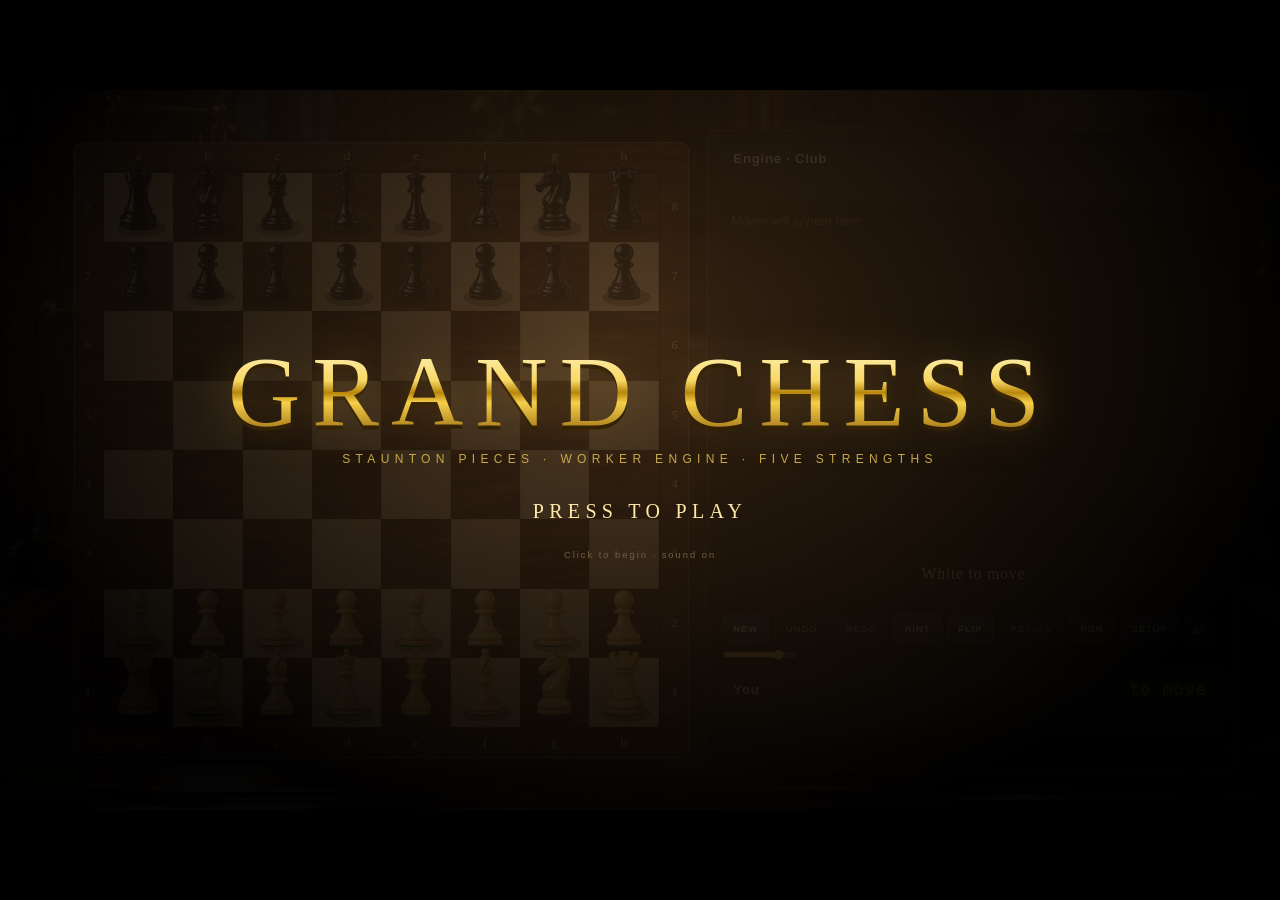
<file: index.html>
<!DOCTYPE html>
<html lang="en">
<head>
<meta charset="utf-8">
<title>Grand Chess</title>
<meta name="viewport" content="width=device-width, initial-scale=1">
<link rel="stylesheet" href="css/style.css">
</head>
<body>
<div id="stage">
  <canvas id="game" width="1920" height="1080"></canvas>

  <aside id="panel">
    <div class="player top"><div class="who"><span id="top-name">Engine</span><span id="top-clock" class="clock"></span></div><div id="top-cap" class="cap"></div></div>
    <div id="moves"></div>
    <div id="status">White to move</div>
    <div id="engine-info"></div>
    <div class="controls">
      <button id="btn-new" class="btn" title="New game (N)">NEW</button>
      <button id="btn-undo" class="btn" title="Undo (U)">UNDO</button>
      <button id="btn-redo" class="btn" title="Redo (R)">REDO</button>
      <button id="btn-hint" class="btn" title="Hint (H)">HINT</button>
      <button id="btn-flip" class="btn" title="Flip board (F)">FLIP</button>
      <button id="btn-resign" class="btn" title="Resign">RESIGN</button>
      <button id="btn-pgn" class="btn" title="PGN / FEN import and export">PGN</button>
      <button id="btn-settings" class="btn" title="Settings">SETUP</button>
      <button id="btn-sound" class="btn icon" title="Mute (M)">&#128266;</button>
      <input id="vol" type="range" min="0" max="1" step="0.01" title="Volume">
    </div>
    <div id="settings" class="box hidden">
      <label>White <select id="sel-white"><option value="human">Human</option><option value="ai">Engine</option></select></label>
      <label>Black <select id="sel-black"><option value="human">Human</option><option value="ai" selected>Engine</option></select></label>
      <label>Strength <input id="sel-level" type="range" min="1" max="5" step="1" value="3"> <span id="level-name">Club</span></label>
      <label>Clock <select id="sel-clock"><option value="none" selected>No clock</option><option value="1+0">1 min</option><option value="3+2">3 + 2</option><option value="5+0">5 min</option><option value="10+0">10 min</option><option value="15+10">15 + 10</option><option value="30+0">30 min</option></select></label>
      <button id="btn-apply" class="btn gold">START NEW GAME</button>
    </div>
    <div id="pgnbox" class="box hidden">
      <textarea id="pgn-text" spellcheck="false" placeholder="PGN or FEN"></textarea>
      <div class="row"><button id="btn-pgn-copy" class="btn">COPY</button><button id="btn-pgn-load" class="btn">LOAD PGN</button><button id="btn-fen-load" class="btn">LOAD FEN</button><button id="btn-pgn-close" class="btn">CLOSE</button></div>
    </div>
    <div class="player bottom"><div class="who"><span id="bot-name">You</span><span id="bot-clock" class="clock"></span></div><div id="bot-cap" class="cap"></div></div>
    <input id="fen" class="fen" readonly title="FEN of the current position">
  </aside>

  <div id="promo" class="hidden"><div class="panel"><h3>Promote to</h3><button data-p="Q"><img alt="Queen"></button><button data-p="R"><img alt="Rook"></button><button data-p="B"><img alt="Bishop"></button><button data-p="N"><img alt="Knight"></button></div></div>
  <div id="gameover" class="hidden"><div class="panel"><h2 id="over-title">Checkmate</h2><p id="over-reason"></p><div class="row"><button id="btn-over-new" class="btn gold">NEW GAME</button><button id="btn-over-rematch" class="btn">REMATCH (SWAP)</button><button id="btn-over-close" class="btn">REVIEW BOARD</button></div></div></div>

  <div id="splash"><div class="inner"><div class="title">GRAND CHESS</div><div class="sub">STAUNTON PIECES &middot; WORKER ENGINE &middot; FIVE STRENGTHS</div><div id="splash-text">LOADING&hellip;</div><div class="note">Click to begin &middot; sound on</div></div></div>
</div>

<script src="js/chess.js"></script>
<script src="js/engine.js"></script>
<script src="js/audio.js"></script>
<script src="js/audio-chess.js"></script>
<script src="js/assets.js"></script>
<script src="js/renderer.js"></script>
<script src="js/game.js"></script>
<script src="js/ui.js"></script>
<script src="js/main.js"></script>
</body>
</html>
</file>
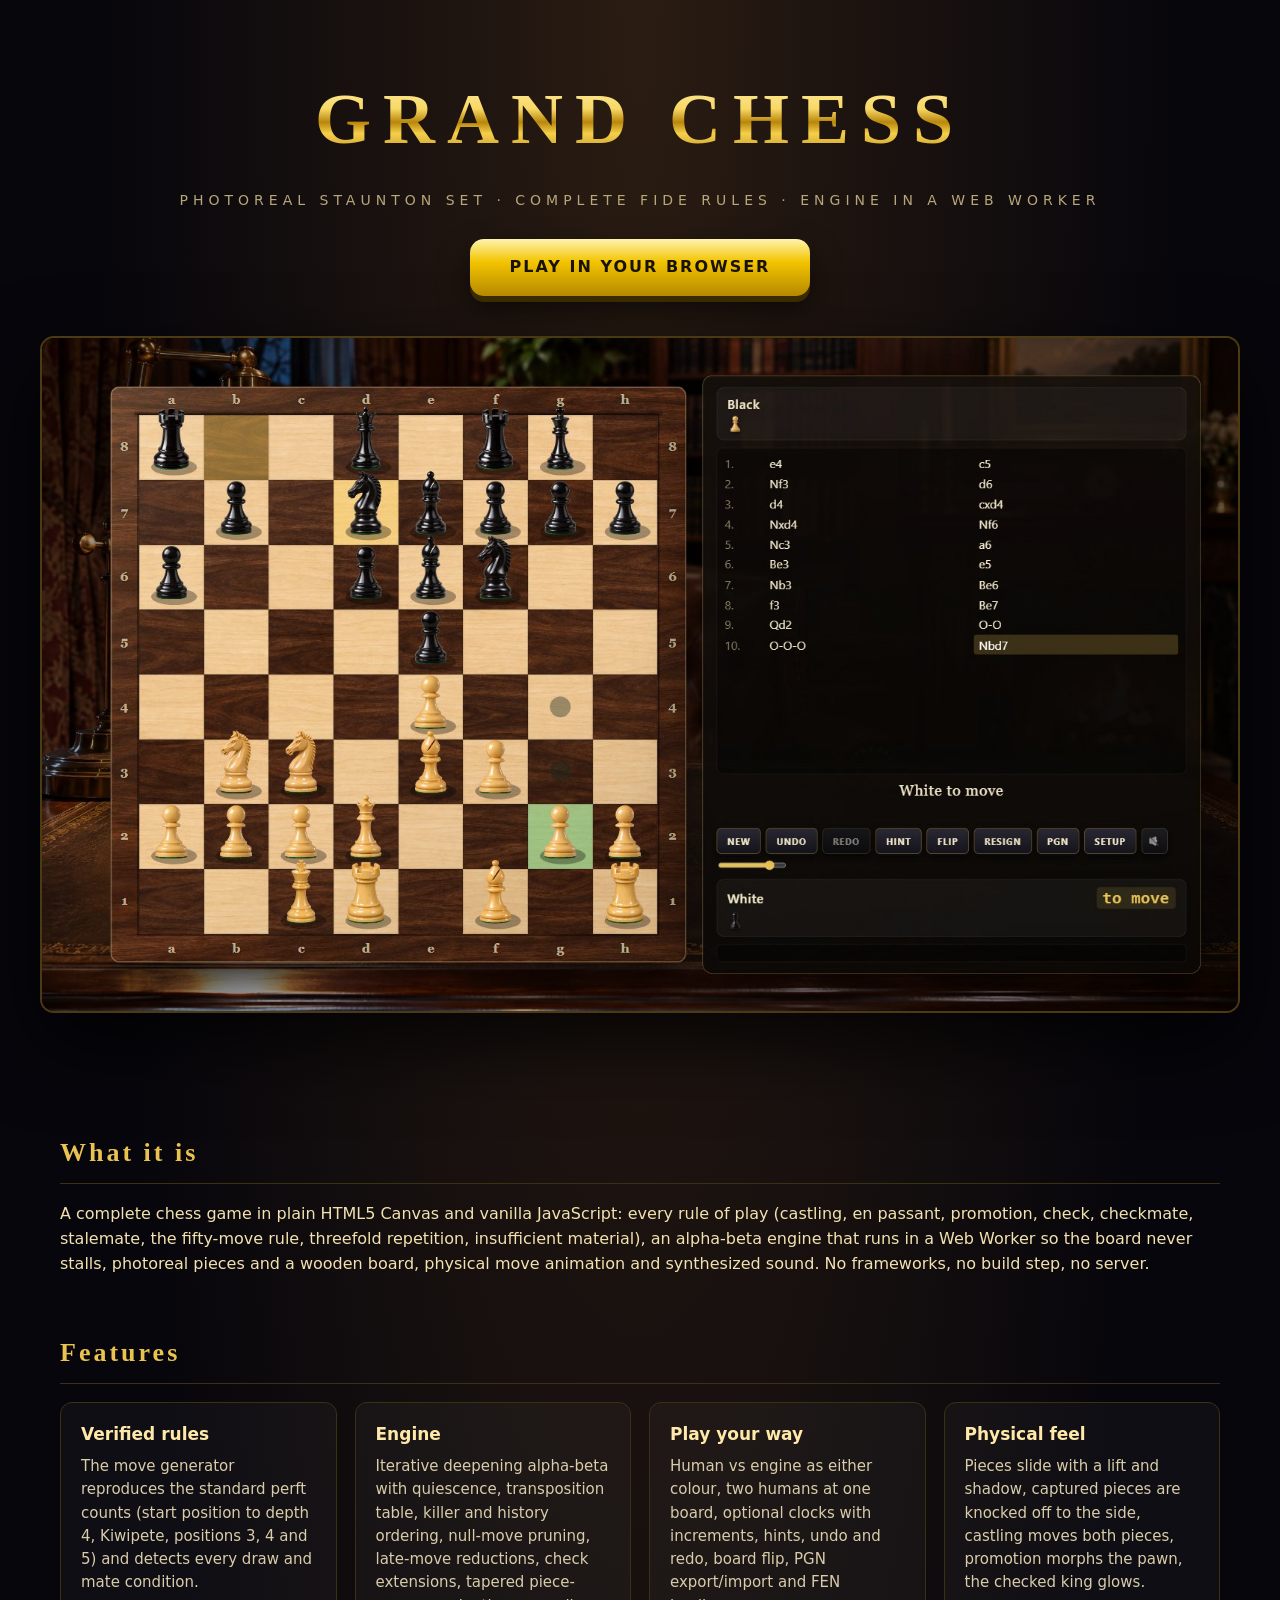
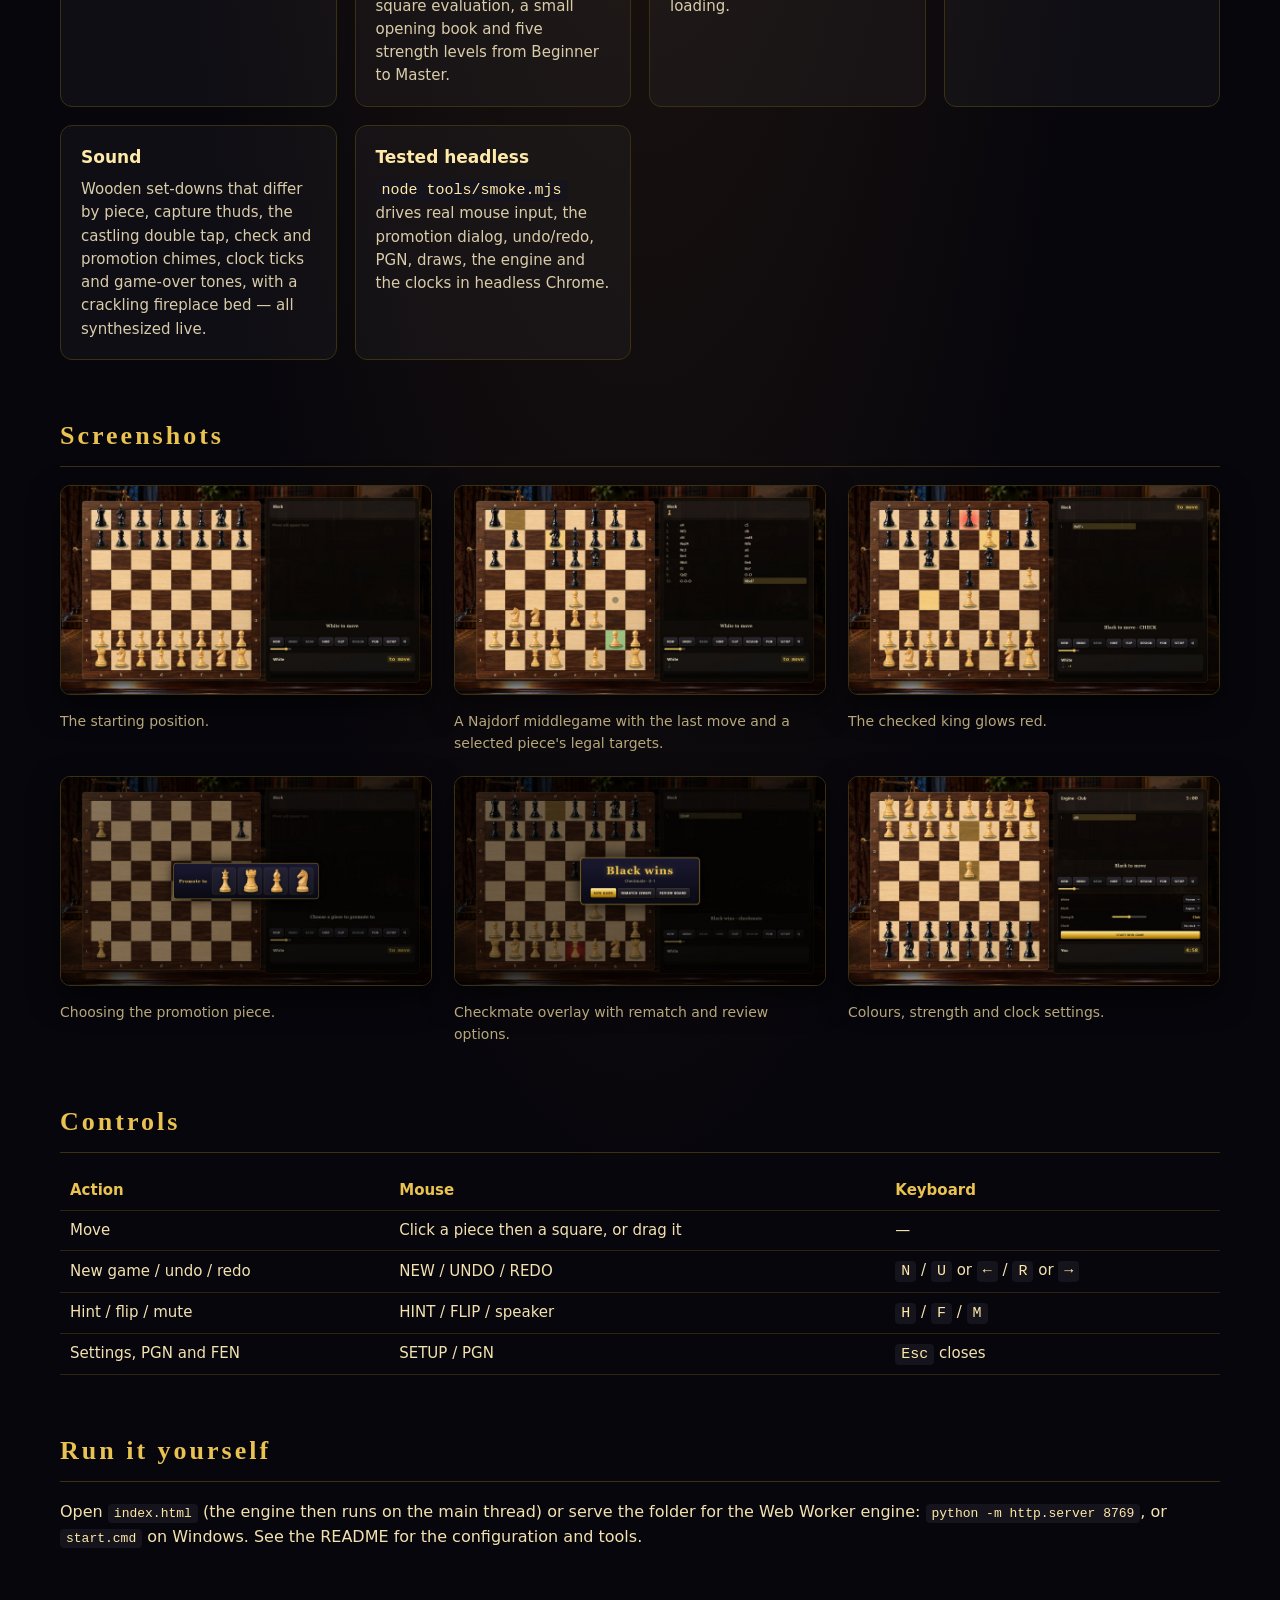
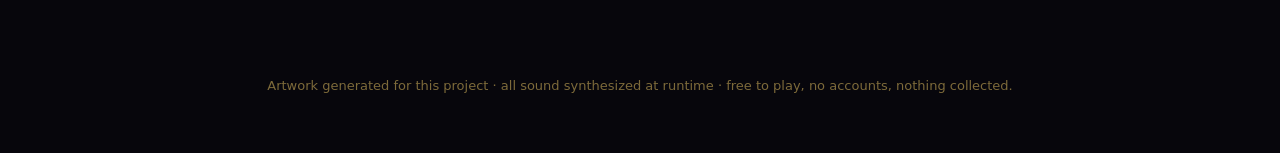
<file: docs/index.html>
<!DOCTYPE html>
<html lang="en">
<head>
<meta charset="utf-8">
<title>Grand Chess &mdash; photoreal chess with a built-in engine</title>
<meta name="viewport" content="width=device-width, initial-scale=1">
<meta name="description" content="Complete FIDE chess in the browser: photoreal Staunton pieces, physical animation, synthesized sound and an alpha-beta engine in a Web Worker with five strengths.">
<meta property="og:title" content="Grand Chess">
<meta property="og:image" content="screenshots/hero.jpg">
<style>
  :root { --gold: #e9c250; --paper: #f3e2b0; --muted: #b7a77a; }
  * { box-sizing: border-box; }
  body { margin: 0; background: radial-gradient(ellipse at 50% 0%, #2a1c12 0%, #07060c 60%); color: var(--paper); font-family: "Segoe UI", system-ui, sans-serif; line-height: 1.55; }
  a { color: var(--gold); }
  header { text-align: center; padding: 64px 20px 24px; }
  header h1 { font-family: Georgia, serif; font-size: 72px; letter-spacing: 12px; margin: 0; background: linear-gradient(180deg, #fff6c8, #f8d865 40%, #b8860b 52%, #f5cf4a 62%, #8a5a06); -webkit-background-clip: text; background-clip: text; color: transparent; }
  header p.tag { letter-spacing: 5px; color: var(--muted); margin: 14px 0 28px; font-size: 14px; text-transform: uppercase; }
  .cta { display: inline-block; padding: 16px 40px; border-radius: 14px; font-weight: 800; letter-spacing: 2px; color: #1a1200; text-decoration: none; background: linear-gradient(180deg, #fff3b0, #f3c400 40%, #b58900); box-shadow: 0 6px 0 #3a2a00, 0 14px 30px rgba(0,0,0,.6); }
  .hero { display: block; width: min(1200px, 94vw); margin: 40px auto 0; border-radius: 14px; border: 2px solid #4a3b14; box-shadow: 0 30px 80px rgba(0,0,0,.8); }
  main { max-width: 1200px; margin: 0 auto; padding: 40px 20px 80px; }
  h2 { font-family: Georgia, serif; color: var(--gold); letter-spacing: 3px; font-size: 26px; margin: 56px 0 18px; border-bottom: 1px solid #3a3012; padding-bottom: 10px; }
  .grid { display: grid; grid-template-columns: repeat(auto-fit, minmax(260px, 1fr)); gap: 18px; }
  .card { background: rgba(255,255,255,.03); border: 1px solid #3a3012; border-radius: 12px; padding: 18px 20px; }
  .card h3 { margin: 0 0 8px; color: #ffe9a8; font-size: 17px; } .card p { margin: 0; color: #d9ccaa; font-size: 15px; }
  .shots { display: grid; grid-template-columns: repeat(auto-fit, minmax(340px, 1fr)); gap: 22px; }
  figure { margin: 0; } figure img { width: 100%; border-radius: 10px; border: 1px solid #3a3012; box-shadow: 0 12px 30px rgba(0,0,0,.6); } figcaption { font-size: 14px; color: var(--muted); margin-top: 8px; }
  table { border-collapse: collapse; width: 100%; font-size: 15px; } td, th { border-bottom: 1px solid #2a2410; padding: 8px 10px; text-align: left; } th { color: var(--gold); }
  code { background: #15131c; padding: 2px 6px; border-radius: 4px; color: #ffe9a8; }
  footer { text-align: center; color: #7d6a3a; font-size: 13px; padding: 30px 20px 60px; }
</style>
</head>
<body>
<header>
  <h1>GRAND CHESS</h1>
  <p class="tag">Photoreal Staunton set &middot; complete FIDE rules &middot; engine in a Web Worker</p>
  <a class="cta" href="../index.html">PLAY IN YOUR BROWSER</a>
  <img class="hero" src="screenshots/hero.jpg" alt="A middlegame on the walnut and maple board with the move list beside it">
</header>
<main>
  <h2>What it is</h2>
  <p>A complete chess game in plain HTML5 Canvas and vanilla JavaScript: every rule of play (castling, en passant, promotion, check, checkmate, stalemate, the fifty-move rule, threefold repetition, insufficient material), an alpha-beta engine that runs in a Web Worker so the board never stalls, photoreal pieces and a wooden board, physical move animation and synthesized sound. No frameworks, no build step, no server.</p>
  <h2>Features</h2>
  <div class="grid">
    <div class="card"><h3>Verified rules</h3><p>The move generator reproduces the standard perft counts (start position to depth 4, Kiwipete, positions 3, 4 and 5) and detects every draw and mate condition.</p></div>
    <div class="card"><h3>Engine</h3><p>Iterative deepening alpha-beta with quiescence, transposition table, killer and history ordering, null-move pruning, late-move reductions, check extensions, tapered piece-square evaluation, a small opening book and five strength levels from Beginner to Master.</p></div>
    <div class="card"><h3>Play your way</h3><p>Human vs engine as either colour, two humans at one board, optional clocks with increments, hints, undo and redo, board flip, PGN export/import and FEN loading.</p></div>
    <div class="card"><h3>Physical feel</h3><p>Pieces slide with a lift and shadow, captured pieces are knocked off to the side, castling moves both pieces, promotion morphs the pawn, the checked king glows.</p></div>
    <div class="card"><h3>Sound</h3><p>Wooden set-downs that differ by piece, capture thuds, the castling double tap, check and promotion chimes, clock ticks and game-over tones, with a crackling fireplace bed &mdash; all synthesized live.</p></div>
    <div class="card"><h3>Tested headless</h3><p><code>node tools/smoke.mjs</code> drives real mouse input, the promotion dialog, undo/redo, PGN, draws, the engine and the clocks in headless Chrome.</p></div>
  </div>
  <h2>Screenshots</h2>
  <div class="shots">
    <figure><img src="screenshots/start.jpg" alt="Start position"><figcaption>The starting position.</figcaption></figure>
    <figure><img src="screenshots/midgame.jpg" alt="Middlegame"><figcaption>A Najdorf middlegame with the last move and a selected piece's legal targets.</figcaption></figure>
    <figure><img src="screenshots/check.jpg" alt="Check"><figcaption>The checked king glows red.</figcaption></figure>
    <figure><img src="screenshots/promotion.jpg" alt="Promotion dialog"><figcaption>Choosing the promotion piece.</figcaption></figure>
    <figure><img src="screenshots/checkmate.jpg" alt="Checkmate"><figcaption>Checkmate overlay with rematch and review options.</figcaption></figure>
    <figure><img src="screenshots/settings.jpg" alt="Settings"><figcaption>Colours, strength and clock settings.</figcaption></figure>
  </div>
  <h2>Controls</h2>
  <table>
    <tr><th>Action</th><th>Mouse</th><th>Keyboard</th></tr>
    <tr><td>Move</td><td>Click a piece then a square, or drag it</td><td>&mdash;</td></tr>
    <tr><td>New game / undo / redo</td><td>NEW / UNDO / REDO</td><td><code>N</code> / <code>U</code> or <code>&larr;</code> / <code>R</code> or <code>&rarr;</code></td></tr>
    <tr><td>Hint / flip / mute</td><td>HINT / FLIP / speaker</td><td><code>H</code> / <code>F</code> / <code>M</code></td></tr>
    <tr><td>Settings, PGN and FEN</td><td>SETUP / PGN</td><td><code>Esc</code> closes</td></tr>
  </table>
  <h2>Run it yourself</h2>
  <p>Open <code>index.html</code> (the engine then runs on the main thread) or serve the folder for the Web Worker engine: <code>python -m http.server 8769</code>, or <code>start.cmd</code> on Windows. See the README for the configuration and tools.</p>
</main>
<footer>Artwork generated for this project &middot; all sound synthesized at runtime &middot; free to play, no accounts, nothing collected.</footer>
</body>
</html>
</file>
<file: css/style.css>
/* GRAND CHESS — side panel and overlays. The stage is a fixed 1920x1080 scene scaled to fit. */
:root { --gold: #e9c250; --cream: #f3e9c8; --ink: #0f0c0a; --font: "Segoe UI", "Helvetica Neue", Arial, sans-serif; --serif: Georgia, "Times New Roman", serif; }
* { box-sizing: border-box; }
html, body { margin: 0; height: 100%; background: #000; overflow: hidden; font-family: var(--font); color: var(--cream); user-select: none; -webkit-user-select: none; }
#stage { position: fixed; left: 50%; top: 50%; width: 1920px; height: 1080px; transform: translate(-50%, -50%); transform-origin: center center; }
#game { position: absolute; left: 0; top: 0; display: block; touch-action: none; }

#panel { position: absolute; left: 1060px; top: 60px; width: 800px; height: 960px; display: flex; flex-direction: column; gap: 12px; padding: 18px 22px; border-radius: 16px;
  background: linear-gradient(180deg, rgba(22,16,12,.92), rgba(10,8,6,.94)); border: 1px solid rgba(233,194,80,.35); box-shadow: 0 30px 80px rgba(0,0,0,.7), inset 0 1px 0 rgba(255,255,255,.06); }
.player { display: flex; flex-direction: column; gap: 6px; padding: 12px 16px; border-radius: 12px; background: rgba(255,255,255,.04); border: 1px solid rgba(255,255,255,.07); }
.player .who { display: flex; align-items: center; justify-content: space-between; font-size: 20px; font-weight: 600; letter-spacing: 1px; }
.clock { font-family: Consolas, "Lucida Console", monospace; font-size: 26px; color: #c9bb8f; padding: 2px 10px; border-radius: 6px; min-width: 60px; text-align: right; }
.clock.active { color: var(--gold); background: rgba(233,194,80,.12); } .clock.low { color: #ff6b6b; }
.cap { display: flex; align-items: center; gap: 2px; min-height: 26px; } .cap img { height: 26px; filter: drop-shadow(0 2px 2px rgba(0,0,0,.6)); } .cap b { margin-left: 8px; color: var(--gold); font-size: 14px; }
#moves { flex: 1; overflow-y: auto; padding: 8px 12px; border-radius: 10px; background: rgba(0,0,0,.35); border: 1px solid rgba(255,255,255,.06); font-size: 19px; line-height: 1.7; }
#moves .row { display: grid; grid-template-columns: 56px 1fr 1fr; } #moves .n { color: #8a7f5f; } #moves .m { padding: 0 8px; border-radius: 4px; } #moves .m.cur { background: rgba(233,194,80,.22); color: #fff; }
#moves .empty { color: #6f6140; font-style: italic; }
#moves::-webkit-scrollbar { width: 8px; } #moves::-webkit-scrollbar-thumb { background: #3a3012; border-radius: 4px; }
#status { font-family: var(--serif); font-size: 24px; letter-spacing: 1px; text-align: center; color: var(--cream); min-height: 32px; }
#engine-info { text-align: center; font-size: 13px; letter-spacing: 1px; color: #8a7f5f; min-height: 18px; font-family: Consolas, monospace; }
.controls { display: flex; flex-wrap: wrap; gap: 8px; align-items: center; }
.btn { font-family: var(--font); font-weight: 700; letter-spacing: 1.5px; font-size: 14px; cursor: pointer; border: 1px solid #6a5a2a; color: var(--cream); background: linear-gradient(180deg, #2a2834, #15141b); border-radius: 8px; padding: 0 16px; height: 42px; box-shadow: 0 3px 0 #0a0a0e, 0 6px 12px rgba(0,0,0,.5); transition: transform .06s, filter .15s; }
.btn:hover { filter: brightness(1.15); } .btn:active { transform: translateY(2px); box-shadow: 0 1px 0 #0a0a0e; } .btn:disabled { filter: grayscale(.6) brightness(.55); cursor: default; transform: none; }
.btn.gold { background: linear-gradient(180deg, #fff3bd, #e9c250 35%, #b8860b 80%, #8a640f); color: #2a1a00; border-color: #5a3d08; }
.btn.icon { width: 42px; padding: 0; font-size: 18px; } #btn-sound.muted { filter: grayscale(.7) brightness(.7); }
#vol { width: 110px; accent-color: var(--gold); cursor: pointer; }
.box { padding: 14px; border-radius: 10px; background: rgba(0,0,0,.45); border: 1px solid rgba(233,194,80,.25); display: flex; flex-direction: column; gap: 10px; }
.box.hidden { display: none; }
.box label { display: flex; align-items: center; justify-content: space-between; gap: 10px; font-size: 16px; letter-spacing: 1px; color: #c9bb8f; }
.box select, .box input[type=range] { font-family: var(--font); font-size: 15px; background: #15141b; color: var(--cream); border: 1px solid #4a3b14; border-radius: 6px; padding: 6px 8px; }
.box input[type=range] { accent-color: var(--gold); width: 180px; } #level-name { min-width: 80px; text-align: right; color: var(--gold); font-weight: 700; }
#pgn-text { width: 100%; height: 150px; resize: none; font-family: Consolas, monospace; font-size: 13px; background: #0e0d12; color: #e6d7b0; border: 1px solid #4a3b14; border-radius: 6px; padding: 8px; }
.row { display: flex; gap: 8px; flex-wrap: wrap; justify-content: center; }
.fen { width: 100%; font-family: Consolas, monospace; font-size: 12px; background: rgba(0,0,0,.4); color: #8a7f5f; border: 1px solid rgba(255,255,255,.06); border-radius: 6px; padding: 6px 8px; }

#promo, #gameover, #splash { position: absolute; inset: 0; display: flex; align-items: center; justify-content: center; z-index: 20; }
#promo.hidden, #gameover.hidden, #splash.hidden { display: none; }
#promo { background: rgba(0,0,0,.45); } #promo .panel { display: flex; gap: 14px; align-items: center; padding: 22px 28px; border-radius: 16px; background: linear-gradient(180deg, #1a1830, #0a0a14); border: 2px solid #b8942c; box-shadow: 0 0 60px rgba(0,0,0,.9); }
#promo h3 { margin: 0 12px 0 0; font-family: var(--serif); letter-spacing: 2px; color: var(--gold); font-size: 22px; }
#promo button { width: 120px; height: 140px; border-radius: 12px; border: 1px solid #6a5a2a; background: rgba(255,255,255,.05); cursor: pointer; transition: transform .12s, background .2s; }
#promo button:hover { transform: translateY(-6px); background: rgba(233,194,80,.18); } #promo img { height: 120px; filter: drop-shadow(0 6px 8px rgba(0,0,0,.7)); }
#gameover { background: rgba(0,0,0,.55); } #gameover .panel { text-align: center; padding: 34px 50px; border-radius: 18px; background: linear-gradient(180deg, #1a1830, #0a0a14); border: 3px solid #b8942c; box-shadow: 0 0 80px rgba(0,0,0,.9); }
#gameover h2 { margin: 0 0 8px; font-family: var(--serif); font-size: 56px; letter-spacing: 4px; color: var(--gold); text-shadow: 0 0 30px rgba(233,194,80,.4); }
#gameover p { margin: 0 0 24px; font-size: 20px; letter-spacing: 1px; color: #c9bb8f; } #gameover .btn { height: 50px; font-size: 16px; }
#splash { z-index: 30; cursor: pointer; background: radial-gradient(ellipse at 50% 35%, rgba(60,40,20,.85) 0%, rgba(0,0,0,.96) 75%); }
#splash .inner { text-align: center; } #splash .title { font-family: var(--serif); font-size: 150px; letter-spacing: 18px; line-height: 1; background: linear-gradient(180deg, #fff6c8 0%, #f8d865 40%, #b8860b 52%, #f5cf4a 62%, #8a5a06 100%); -webkit-background-clip: text; background-clip: text; color: transparent; filter: drop-shadow(0 0 30px rgba(255,200,90,.35)) drop-shadow(0 6px 0 #2a1a02); }
#splash .sub { font-size: 18px; letter-spacing: 8px; color: #c9a84a; margin: 18px 0 50px; } #splash-text { font-size: 30px; letter-spacing: 8px; color: #ffe9a8; font-family: var(--serif); }
#splash.ready #splash-text { animation: blink 1.4s ease-in-out infinite; } @keyframes blink { 0%, 100% { opacity: 1; } 50% { opacity: .35; } }
#splash .note { margin-top: 40px; font-size: 14px; letter-spacing: 3px; color: #6f6140; }
</file>
